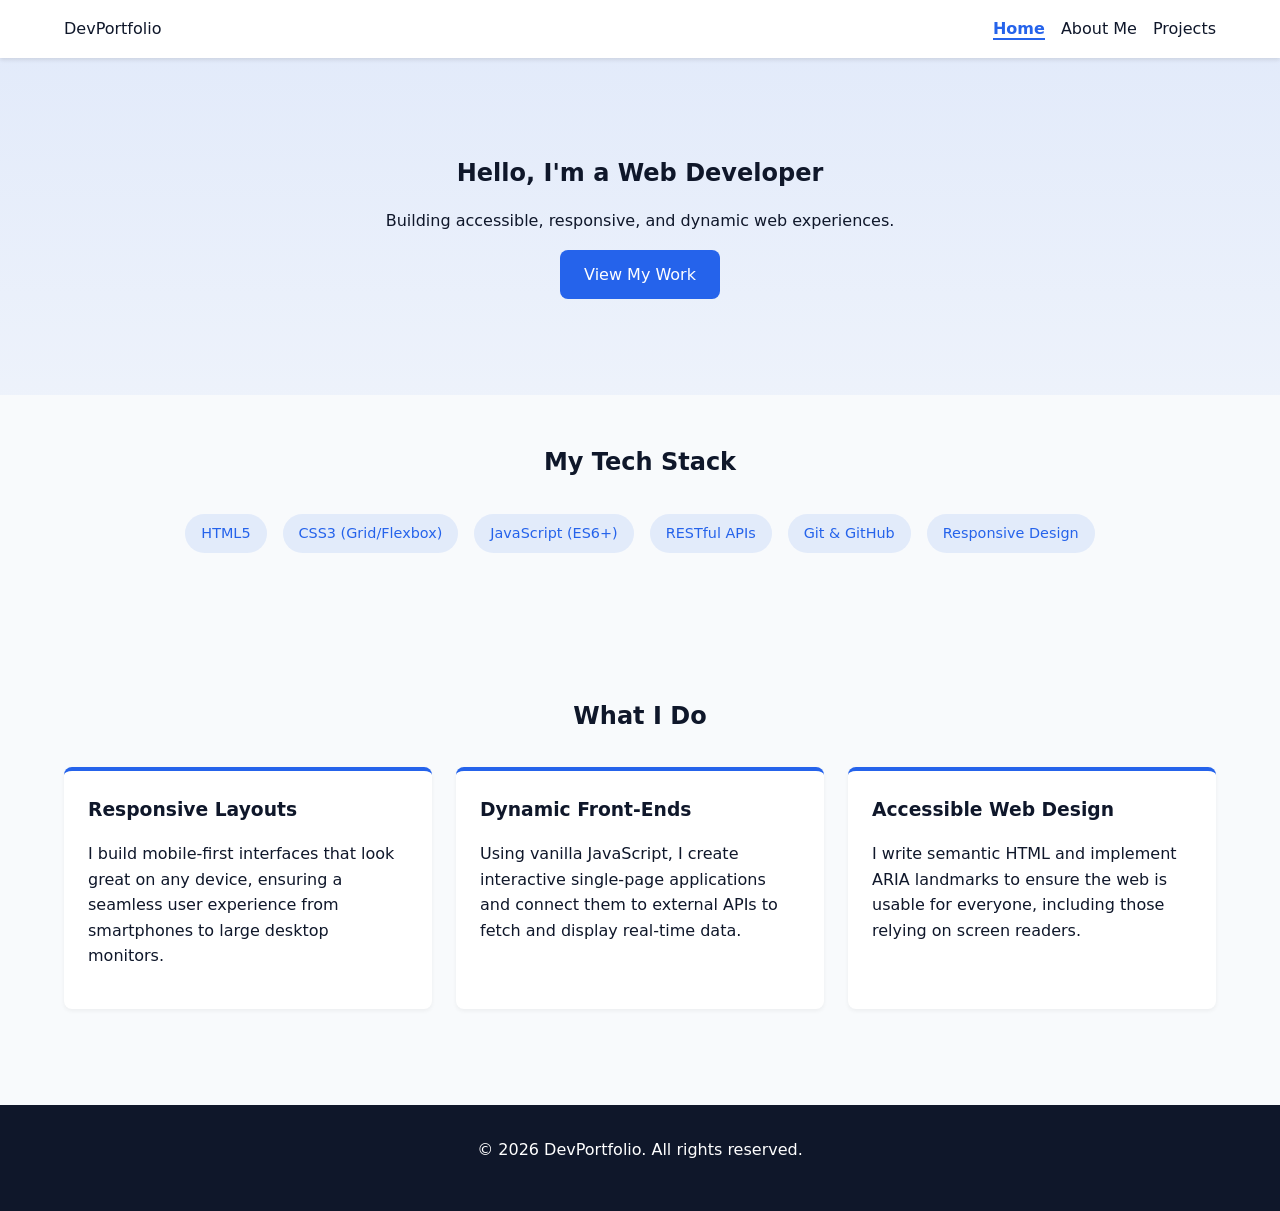
<file: index.html>
<!doctype html>
<html lang="en">
  <head>
    <meta charset="UTF-8" />
    <meta name="viewport" content="width=device-width, initial-scale=1.0" />
    <title>Home - My Portfolio</title>
    <link rel="stylesheet" href="style.css" />
  </head>
  <body>
    <header class="site-header">
      <nav class="nav-container">
        <div class="logo">DevPortfolio</div>
        <ul class="nav-links">
          <li><a href="index.html" class="active">Home</a></li>
          <li><a href="about.html">About Me</a></li>
          <li><a href="gallery.html">Projects</a></li>
        </ul>
      </nav>
    </header>

    <main>
      <section class="hero" aria-labelledby="hero-title">
        <div class="hero-content">
          <h1 id="hero-title">Hello, I'm a Web Developer</h1>
          <p>Building accessible, responsive, and dynamic web experiences.</p>
          <a href="gallery.html" class="btn">View My Work</a>
        </div>
      </section>

      <!-- New: Tech Stack Section -->
      <section class="container" aria-labelledby="skills-title">
        <h2 id="skills-title" class="section-title">My Tech Stack</h2>
        <div class="skills-list">
          <span class="skill-tag">HTML5</span>
          <span class="skill-tag">CSS3 (Grid/Flexbox)</span>
          <span class="skill-tag">JavaScript (ES6+)</span>
          <span class="skill-tag">RESTful APIs</span>
          <span class="skill-tag">Git & GitHub</span>
          <span class="skill-tag">Responsive Design</span>
        </div>
      </section>

      <!-- New: What I Do Section -->
      <section class="container bg-light-alt" aria-labelledby="services-title">
        <h2 id="services-title" class="section-title">What I Do</h2>
        <div class="feature-grid">
          <div class="feature-card">
            <h3>Responsive Layouts</h3>
            <p>
              I build mobile-first interfaces that look great on any device,
              ensuring a seamless user experience from smartphones to large
              desktop monitors.
            </p>
          </div>
          <div class="feature-card">
            <h3>Dynamic Front-Ends</h3>
            <p>
              Using vanilla JavaScript, I create interactive single-page
              applications and connect them to external APIs to fetch and
              display real-time data.
            </p>
          </div>
          <div class="feature-card">
            <h3>Accessible Web Design</h3>
            <p>
              I write semantic HTML and implement ARIA landmarks to ensure the
              web is usable for everyone, including those relying on screen
              readers.
            </p>
          </div>
        </div>
      </section>
    </main>

    <footer class="site-footer">
      <div class="footer-container">
        <p>&copy; 2026 DevPortfolio. All rights reserved.</p>
      </div>
    </footer>
  </body>
</html>
</file>
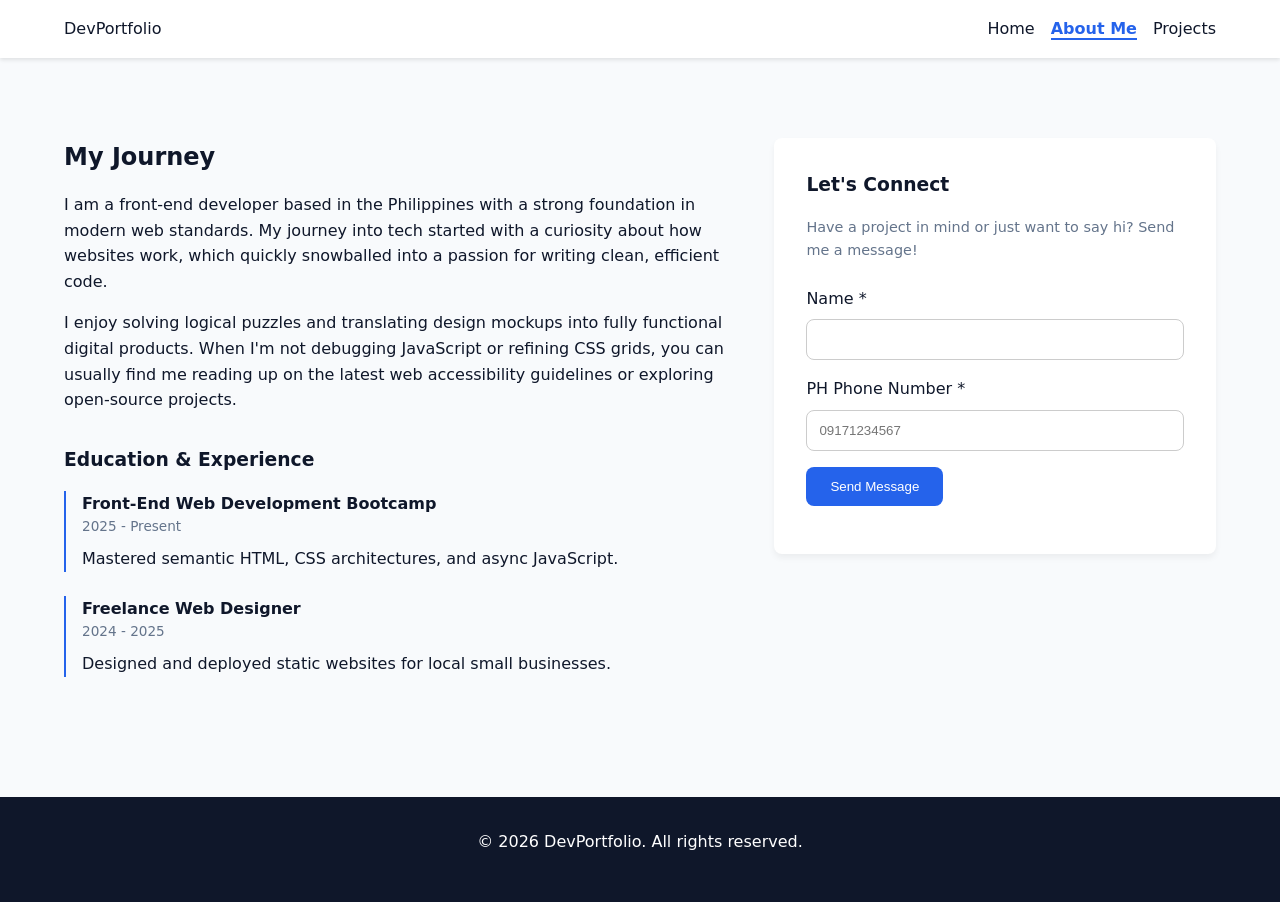
<file: about.html>
<!doctype html>
<html lang="en">
  <head>
    <meta charset="UTF-8" />
    <meta name="viewport" content="width=device-width, initial-scale=1.0" />
    <title>About Me - My Portfolio</title>
    <link rel="stylesheet" href="style.css" />
  </head>
  <body>
    <header class="site-header">
      <nav class="nav-container">
        <div class="logo">DevPortfolio</div>
        <ul class="nav-links">
          <li><a href="index.html">Home</a></li>
          <li><a href="about.html" class="active">About Me</a></li>
          <li><a href="gallery.html">Projects</a></li>
        </ul>
      </nav>
    </header>

    <main class="container">
      <div class="about-layout">
        <!-- Left Column: Bio & Experience -->
        <section class="about-content" aria-labelledby="about-title">
          <h2 id="about-title">My Journey</h2>
          <p>
            I am a front-end developer based in the Philippines with a strong
            foundation in modern web standards. My journey into tech started
            with a curiosity about how websites work, which quickly snowballed
            into a passion for writing clean, efficient code.
          </p>
          <p>
            I enjoy solving logical puzzles and translating design mockups into
            fully functional digital products. When I'm not debugging JavaScript
            or refining CSS grids, you can usually find me reading up on the
            latest web accessibility guidelines or exploring open-source
            projects.
          </p>

          <h3 class="mt-2">Education & Experience</h3>
          <ul class="timeline-list">
            <li>
              <strong>Front-End Web Development Bootcamp</strong>
              <span>2025 - Present</span>
              <p>
                Mastered semantic HTML, CSS architectures, and async JavaScript.
              </p>
            </li>
            <li>
              <strong>Freelance Web Designer</strong>
              <span>2024 - 2025</span>
              <p>
                Designed and deployed static websites for local small
                businesses.
              </p>
            </li>
          </ul>
        </section>

        <!-- Right Column: Contact Form -->
        <aside class="about-sidebar">
          <form id="contact-form" class="contact-form" novalidate>
            <h3>Let's Connect</h3>
            <p class="form-subtext">
              Have a project in mind or just want to say hi? Send me a message!
            </p>
            <div class="form-group">
              <label for="name">Name <span aria-hidden="true">*</span></label>
              <input type="text" id="name" required />
            </div>
            <div class="form-group">
              <label for="phone"
                >PH Phone Number <span aria-hidden="true">*</span></label
              >
              <input type="tel" id="phone" placeholder="09171234567" required />
              <small
                id="phone-error"
                class="error-msg"
                aria-live="polite"
              ></small>
            </div>
            <button type="submit" class="btn">Send Message</button>
            <div id="form-success" class="success-msg" aria-live="polite"></div>
          </form>
        </aside>
      </div>
    </main>

    <footer class="site-footer">
      <div class="footer-container">
        <p>&copy; 2026 DevPortfolio. All rights reserved.</p>
      </div>
    </footer>

    <script src="script.js"></script>
  </body>
</html>
</file>
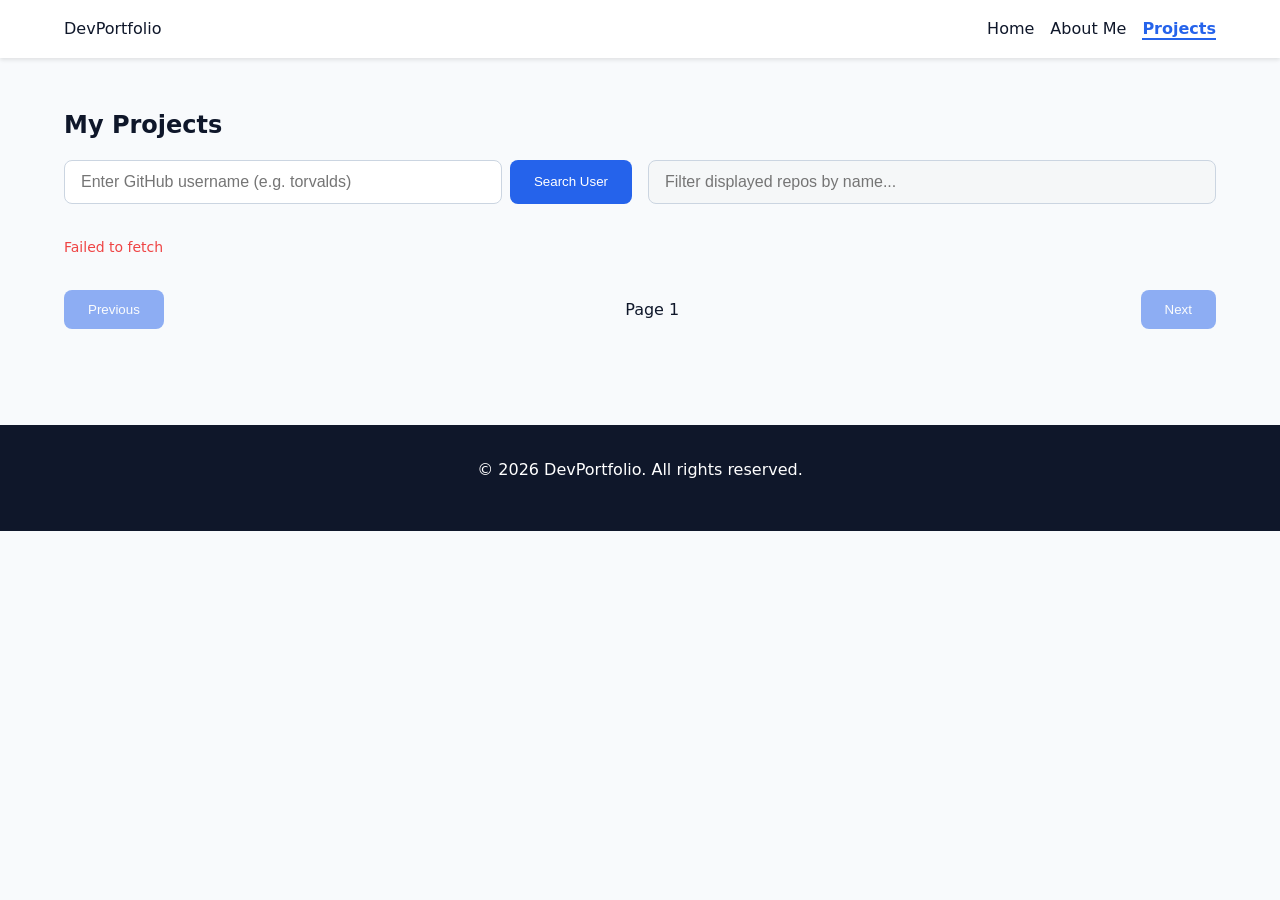
<file: gallery.html>
<!doctype html>
<html lang="en">
  <head>
    <meta charset="UTF-8" />
    <meta name="viewport" content="width=device-width, initial-scale=1.0" />
    <title>Gallery - My Portfolio</title>
    <link rel="stylesheet" href="style.css" />
  </head>
  <body>
    <header class="site-header">
      <nav class="nav-container">
        <div class="logo">DevPortfolio</div>
        <ul class="nav-links">
          <li><a href="index.html">Home</a></li>
          <li><a href="about.html">About Me</a></li>
          <li><a href="gallery.html" class="active">Projects</a></li>
        </ul>
      </nav>
    </header>

    <main>
      <section aria-labelledby="projects-title">
        <div class="container">
          <h2 id="projects-title">My Projects</h2>

          <div class="search-controls">
            <!-- GitHub Username Fetch Form -->
            <form id="user-search-form" class="user-search-form">
              <label for="username-input" class="sr-only"
                >GitHub Username</label
              >
              <input
                type="text"
                id="username-input"
                placeholder="Enter GitHub username (e.g. torvalds)"
                required
              />
              <button type="submit" class="btn">Search User</button>
            </form>

            <!-- Local Repository Filter Input -->
            <div class="search-container">
              <label for="search-input" class="sr-only"
                >Filter projects by name</label
              >
              <input
                type="search"
                id="search-input"
                placeholder="Filter displayed repos by name..."
                disabled
              />
            </div>
          </div>

          <div
            id="spinner"
            class="spinner"
            aria-hidden="true"
            style="display: none"
          ></div>
          <div
            id="error-container"
            class="error-msg"
            aria-live="assertive"
          ></div>

          <div id="gallery" class="gallery">
            <!-- Project cards dynamically injected here -->
          </div>

          <div id="pagination" class="pagination">
            <button id="prev-btn" class="btn" disabled>Previous</button>
            <span id="page-info">Page 1</span>
            <button id="next-btn" class="btn" disabled>Next</button>
          </div>
        </div>
      </section>
    </main>

    <footer class="site-footer">
      <div class="footer-container">
        <p>&copy; 2026 DevPortfolio. All rights reserved.</p>
      </div>
    </footer>

    <script src="script.js"></script>
  </body>
</html>
</file>
<file: style.css>
/* --- CSS Custom Properties (W2 Requirement) --- */
:root {
  --primary-color: #2563eb;
  --primary-hover: #1d4ed8;
  --bg-light: #f8fafc;
  --text-dark: #0f172a;
  --text-muted: #64748b;
  --spacing-md: 1.5rem;
  --spacing-lg: 3rem;
  --border-radius: 8px;
  --error-color: #ef4444;
  --success-color: #10b981;
}

/* --- Base & Reset --- */
* {
  box-sizing: border-box;
  margin: 0;
  padding: 0;
}

body {
  font-family:
    system-ui,
    -apple-system,
    sans-serif;
  color: var(--text-dark);
  line-height: 1.6;
  background-color: var(--bg-light);
}

.container {
  padding: var(--spacing-lg) var(--spacing-md);
  max-width: 1200px;
  margin: 0 auto;
}

.sr-only {
  position: absolute;
  width: 1px;
  height: 1px;
  padding: 0;
  margin: -1px;
  overflow: hidden;
  clip: rect(0, 0, 0, 0);
  border: 0;
}

/* --- Typography & Buttons --- */
h1,
h2,
h3 {
  margin-bottom: 1rem;
}
p {
  margin-bottom: 1rem;
}

.btn {
  display: inline-block;
  padding: 0.75rem 1.5rem;
  background-color: var(--primary-color);
  color: #fff;
  text-decoration: none;
  border: none;
  border-radius: var(--border-radius);
  cursor: pointer;
  transition: background-color 0.2s;
}
.btn:hover:not(:disabled) {
  background-color: var(--primary-hover);
}
.btn:disabled {
  opacity: 0.5;
  cursor: not-allowed;
}

/* --- Flexbox Layouts (Nav & Footer) --- */
.site-header {
  background-color: #fff;
  box-shadow: 0 2px 4px rgba(0, 0, 0, 0.1);
  position: sticky;
  top: 0;
  z-index: 100;
}

.nav-container {
  display: flex;
  flex-direction: column;
  align-items: center;
  padding: 1rem var(--spacing-md);
  max-width: 1200px;
  margin: 0 auto;
}

.nav-links {
  list-style: none;
  display: flex;
  gap: 1rem;
  margin-top: 1rem;
}

.nav-links a {
  text-decoration: none;
  color: var(--text-dark);
  font-weight: 500;
}

.site-footer {
  background-color: var(--text-dark);
  color: #fff;
  text-align: center;
  padding: 2rem var(--spacing-md);
  margin-top: var(--spacing-lg);
}

/* --- Hero Section --- */
.hero {
  background: linear-gradient(rgba(37, 99, 235, 0.1), rgba(37, 99, 235, 0.05));
  text-align: center;
  padding: 4rem var(--spacing-md);
}

/* --- Contact Form --- */
.contact-form {
  background: #fff;
  padding: 2rem;
  border-radius: var(--border-radius);
  box-shadow: 0 4px 6px rgba(0, 0, 0, 0.05);
  max-width: 500px;
  margin: 2rem 0;
}

.form-group {
  margin-bottom: 1rem;
}
.form-group label {
  display: block;
  margin-bottom: 0.5rem;
  font-weight: 500;
}
.form-group input {
  width: 100%;
  padding: 0.75rem;
  border: 1px solid #ccc;
  border-radius: var(--border-radius);
}
.error-msg {
  color: var(--error-color);
  font-size: 0.875rem;
  display: block;
  margin-top: 0.25rem;
}
.success-msg {
  color: var(--success-color);
  font-weight: bold;
  margin-top: 1rem;
}

.gallery {
  display: grid;
  grid-template-columns: 1fr;
  gap: 1.5rem;
  margin-bottom: 2rem;
}

.project-card {
  background: #fff;
  border: 1px solid #e2e8f0;
  border-radius: var(--border-radius);
  padding: 1.5rem;
  display: flex;
  flex-direction: column;
}

.project-card h3 {
  margin-bottom: 0.5rem;
}
.project-card p {
  color: var(--text-muted);
  flex-grow: 1;
}
.project-card .card-actions {
  display: flex;
  justify-content: space-between;
  align-items: center;
  margin-top: 1rem;
}

.bookmark-btn {
  background: none;
  border: 1px solid var(--primary-color);
  color: var(--primary-color);
  padding: 0.5rem 1rem;
  border-radius: 4px;
  cursor: pointer;
}
.bookmark-btn.bookmarked {
  background: var(--primary-color);
  color: #fff;
}

.pagination {
  display: flex;
  justify-content: space-between;
  align-items: center;
}

/* --- Loading Spinner --- */
.spinner {
  border: 4px solid rgba(0, 0, 0, 0.1);
  border-left-color: var(--primary-color);
  border-radius: 50%;
  width: 40px;
  height: 40px;
  animation: spin 1s linear infinite;
  margin: 2rem auto;
}
@keyframes spin {
  0% {
    transform: rotate(0deg);
  }
  100% {
    transform: rotate(360deg);
  }
}

/* --- Media Queries (Mobile First Breakpoints) --- */
/* Breakpoint 1: Tablets */
@media (min-width: 768px) {
  .nav-container {
    flex-direction: row;
    justify-content: space-between;
  }
  .nav-links {
    margin-top: 0;
  }
  .gallery {
    grid-template-columns: repeat(2, 1fr);
  }
  .hero {
    padding: 6rem var(--spacing-md);
  }
}

/* Breakpoint 2: Desktops */
@media (min-width: 1024px) {
  .gallery {
    grid-template-columns: repeat(3, 1fr);
  }
}

/* Add to Navigation Links section */
.nav-links a.active {
  color: var(--primary-color);
  font-weight: 700;
  border-bottom: 2px solid var(--primary-color);
}

/* --- New Additions for Home & About Pages --- */
.section-title {
  text-align: center;
  margin-bottom: 2rem;
}

/* Skills Tags */
.skills-list {
  display: flex;
  flex-wrap: wrap;
  justify-content: center;
  gap: 1rem;
  margin-bottom: 3rem;
}

.skill-tag {
  background-color: rgba(37, 99, 235, 0.1);
  color: var(--primary-color);
  padding: 0.5rem 1rem;
  border-radius: 9999px;
  font-weight: 500;
  font-size: 0.9rem;
}

/* Feature Grid (Home) */
.feature-grid {
  display: grid;
  grid-template-columns: 1fr;
  gap: 1.5rem;
}

.feature-card {
  background: #fff;
  padding: 1.5rem;
  border-radius: var(--border-radius);
  box-shadow: 0 2px 4px rgba(0, 0, 0, 0.05);
  border-top: 4px solid var(--primary-color);
}

/* About Page Layout */
.about-layout {
  display: grid;
  grid-template-columns: 1fr;
  gap: 3rem;
  margin-top: 2rem;
}

.mt-2 {
  margin-top: 2rem;
}

.timeline-list {
  list-style: none;
  padding: 0;
}

.timeline-list li {
  margin-bottom: 1.5rem;
  padding-left: 1rem;
  border-left: 2px solid var(--primary-color);
}

.timeline-list span {
  display: block;
  font-size: 0.85rem;
  color: var(--text-muted);
  margin-bottom: 0.5rem;
}

.form-subtext {
  font-size: 0.9rem;
  color: var(--text-muted);
  margin-bottom: 1.5rem;
}

.about-sidebar .contact-form {
  margin: 0; /* Override previous margin */
  width: 100%;
}

/* Tablet & Desktop Layouts for New Sections */
@media (min-width: 768px) {
  .feature-grid {
    grid-template-columns: repeat(3, 1fr);
  }
}

@media (min-width: 1024px) {
  .about-layout {
    grid-template-columns: 3fr 2fr;
    align-items: start;
  }
}

/* --- Unified Search Controls --- */
.search-controls {
  display: flex;
  flex-direction: column; /* Stacks vertically on mobile screens */
  gap: 1rem;
  margin-bottom: 2rem;
}

.user-search-form {
  display: flex;
  gap: 0.5rem;
  flex: 1;
}

.user-search-form input {
  flex: 1;
  padding: 0.75rem 1rem;
  border: 1px solid #cbd5e1;
  border-radius: var(--border-radius);
  font-size: 1rem;
}

.user-search-form .btn {
  white-space: nowrap;
}

.search-container {
  flex: 1;
}

.search-container input {
  width: 100%;
  padding: 0.75rem 1rem;
  border: 1px solid #cbd5e1;
  border-radius: var(--border-radius);
  font-size: 1rem;
}

/* Switches to a single side-by-side row on tablet and desktop screens */
@media (min-width: 768px) {
  .search-controls {
    flex-direction: row;
    align-items: center;
  }
}
</file>
